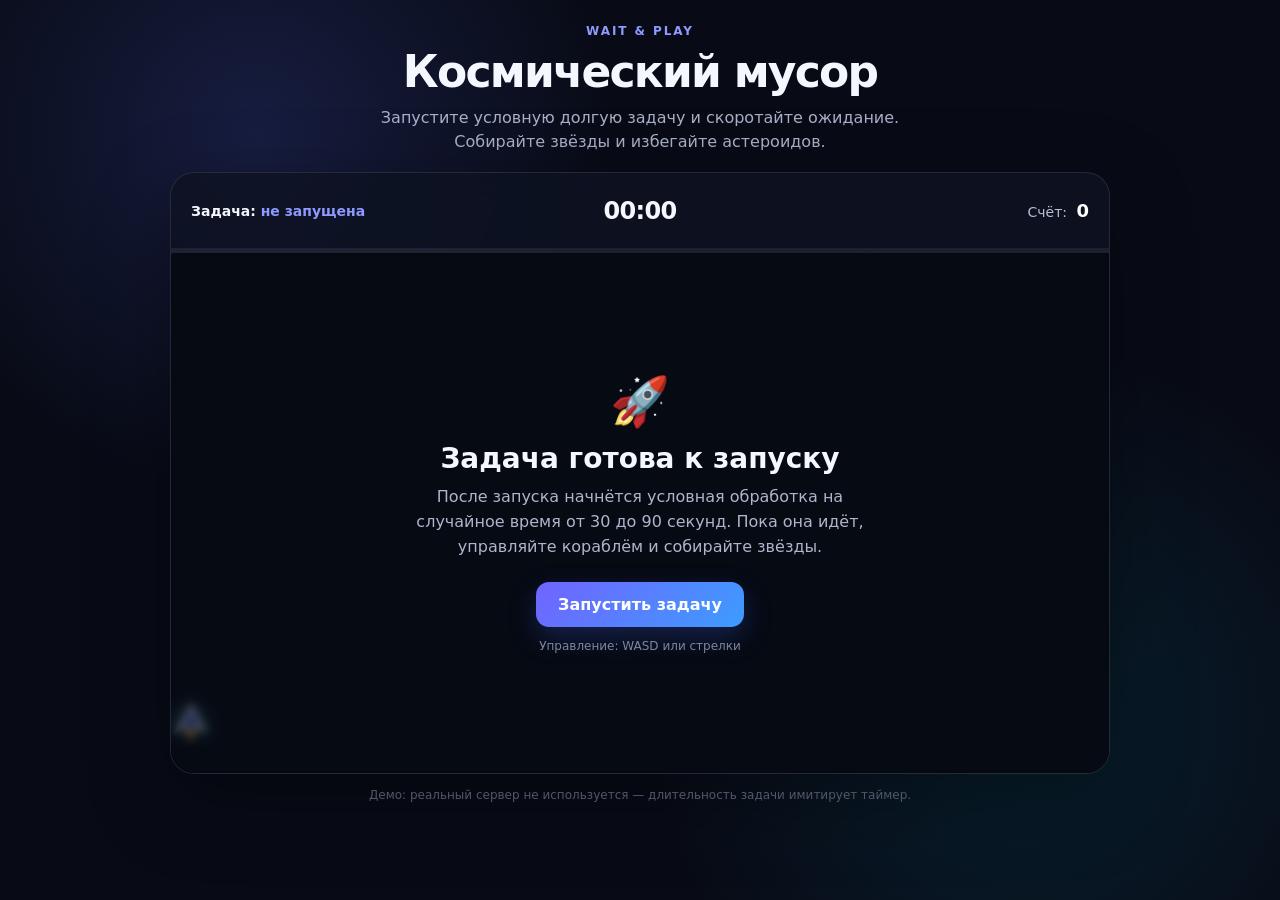
<file: index.html>
<!DOCTYPE html>
<html lang="ru">
<head>
<meta charset="UTF-8">
<meta name="viewport" content="width=device-width, initial-scale=1.0">
<title>Wait & Play — Space Collector</title>
<style>
  * { box-sizing: border-box; }
  html, body { margin: 0; min-height: 100%; }
  body {
    font-family: Inter, ui-sans-serif, system-ui, -apple-system, BlinkMacSystemFont, "Segoe UI", sans-serif;
    background:
      radial-gradient(circle at 20% 15%, rgba(90, 110, 255, .18), transparent 28%),
      radial-gradient(circle at 80% 80%, rgba(0, 210, 255, .10), transparent 30%),
      #080b16;
    color: #f5f7ff;
    display: grid;
    place-items: center;
    padding: 24px;
    overflow-x: hidden;
  }

  .app {
    width: min(940px, 100%);
  }

  .header {
    text-align: center;
    margin-bottom: 18px;
  }

  .eyebrow {
    color: #8e9aff;
    font-size: 12px;
    font-weight: 700;
    letter-spacing: .16em;
    text-transform: uppercase;
    margin-bottom: 8px;
  }

  h1 {
    margin: 0;
    font-size: clamp(28px, 5vw, 44px);
    letter-spacing: -.04em;
  }

  .subtitle {
    color: #a9b0c7;
    margin: 9px auto 0;
    max-width: 600px;
    line-height: 1.5;
  }

  .card {
    position: relative;
    overflow: hidden;
    border: 1px solid rgba(255,255,255,.10);
    border-radius: 24px;
    background: rgba(14, 18, 34, .84);
    box-shadow: 0 24px 80px rgba(0,0,0,.35);
    backdrop-filter: blur(14px);
  }

  .topbar {
    min-height: 76px;
    padding: 16px 20px;
    display: grid;
    grid-template-columns: 1fr auto 1fr;
    gap: 16px;
    align-items: center;
    border-bottom: 1px solid rgba(255,255,255,.07);
  }

  .status {
    font-weight: 700;
    font-size: 14px;
  }

  .status span {
    color: #8e9aff;
  }

  .timer {
    font-variant-numeric: tabular-nums;
    font-size: 24px;
    font-weight: 800;
    letter-spacing: -.03em;
  }

  .score {
    text-align: right;
    color: #b7bed3;
    font-size: 14px;
  }

  .score strong {
    color: #fff;
    font-size: 18px;
    margin-left: 5px;
  }

  .progress {
    height: 4px;
    background: rgba(255,255,255,.07);
  }

  .progress > div {
    width: 0%;
    height: 100%;
    background: linear-gradient(90deg, #7c6cff, #38d9ff);
    transition: width .1s linear;
  }

  .game-wrap {
    position: relative;
    background:
      radial-gradient(circle at 50% 20%, rgba(85, 95, 190, .10), transparent 35%),
      #070a13;
  }

  canvas {
    width: 100%;
    height: min(60vh, 520px);
    min-height: 380px;
    display: block;
    cursor: crosshair;
    touch-action: none;
  }

  .start-screen,
  .result-screen {
    position: absolute;
    inset: 0;
    display: grid;
    place-items: center;
    padding: 30px;
    text-align: center;
    background: rgba(7,10,19,.70);
    backdrop-filter: blur(4px);
  }

  .result-screen[hidden],
  .start-screen[hidden] {
    display: none;
  }

  .panel {
    max-width: 470px;
  }

  .panel .icon {
    font-size: 48px;
    margin-bottom: 12px;
  }

  .panel h2 {
    margin: 0 0 10px;
    font-size: 28px;
  }

  .panel p {
    margin: 0 0 22px;
    color: #aeb6cd;
    line-height: 1.55;
  }

  button {
    appearance: none;
    border: 0;
    border-radius: 13px;
    padding: 13px 22px;
    color: #fff;
    background: linear-gradient(135deg, #7164ff, #3d9cff);
    font: inherit;
    font-weight: 800;
    cursor: pointer;
    box-shadow: 0 10px 28px rgba(74, 106, 255, .25);
    transition: transform .15s ease, filter .15s ease;
  }

  button:hover { transform: translateY(-1px); filter: brightness(1.08); }
  button:active { transform: translateY(1px); }

  .hint {
    margin-top: 12px;
    font-size: 12px;
    color: #7f879d;
  }

  .result-score {
    font-size: 48px;
    font-weight: 900;
    letter-spacing: -.05em;
    margin: 4px 0 20px;
  }

  .footer {
    text-align: center;
    color: #626b82;
    font-size: 12px;
    margin-top: 14px;
  }

  @media (max-width: 620px) {
    body { padding: 12px; }
    .card { border-radius: 18px; }
    .topbar {
      grid-template-columns: 1fr auto;
      min-height: 68px;
    }
    .score { display: none; }
    canvas { min-height: 420px; }
  }
</style>
</head>
<body>
<main class="app">
  <header class="header">
    <div class="eyebrow">Wait & Play</div>
    <h1>Космический мусор</h1>
    <p class="subtitle">
      Запустите условную долгую задачу и скоротайте ожидание.
      Собирайте звёзды и избегайте астероидов.
    </p>
  </header>

  <section class="card">
    <div class="topbar">
      <div class="status">Задача: <span id="taskStatus">не запущена</span></div>
      <div class="timer" id="timer">00:00</div>
      <div class="score">Счёт: <strong id="score">0</strong></div>
    </div>

    <div class="progress"><div id="progressBar"></div></div>

    <div class="game-wrap">
      <canvas id="game"></canvas>

      <div class="start-screen" id="startScreen">
        <div class="panel">
          <div class="icon">🚀</div>
          <h2>Задача готова к запуску</h2>
          <p>
            После запуска начнётся условная обработка на случайное время от 30 до 90 секунд.
            Пока она идёт, управляйте кораблём и собирайте звёзды.
          </p>
          <button id="startButton">Запустить задачу</button>
          <div class="hint">Управление: WASD или стрелки</div>
        </div>
      </div>

      <div class="result-screen" id="resultScreen" hidden>
        <div class="panel">
          <div class="icon">✓</div>
          <h2>Задача завершена</h2>
          <p>Обработка закончилась, поэтому игра автоматически остановлена.</p>
          <div class="result-score"><span id="finalScore">0</span> очков</div>
          <button id="restartButton">Запустить снова</button>
        </div>
      </div>
    </div>
  </section>

  <div class="footer">
    Демо: реальный сервер не используется — длительность задачи имитирует таймер.
  </div>
</main>

<script>
(() => {
  "use strict";

  // -----------------------------
  // Task state
  // -----------------------------
  let TASK_DURATION = 60_000; // Randomized between 30 and 90 seconds for each run.

  let taskState = "idle"; // idle → running → completed
  let taskStartedAt = null;
  let score = 0;
  let elapsedSeconds = 0;

  // -----------------------------
  // DOM
  // -----------------------------
  const canvas = document.getElementById("game");
  const ctx = canvas.getContext("2d");

  const taskStatus = document.getElementById("taskStatus");
  const timerEl = document.getElementById("timer");
  const scoreEl = document.getElementById("score");
  const progressBar = document.getElementById("progressBar");

  const startScreen = document.getElementById("startScreen");
  const resultScreen = document.getElementById("resultScreen");
  const finalScore = document.getElementById("finalScore");

  const startButton = document.getElementById("startButton");
  const restartButton = document.getElementById("restartButton");

  // -----------------------------
  // Canvas / game
  // -----------------------------
  let width = 0;
  let height = 0;
  let animationId = null;
  let lastFrameTime = 0;
  let spawnTimer = 0;

  const keys = {
    left: false,
    right: false,
    up: false,
    down: false
  };

  const player = {
    x: 0,
    y: 0,
    width: 34,
    height: 26,
    speed: 360,
    depth: 0
  };

  let objects = [];
  let particles = [];

  function resizeCanvas() {
    const rect = canvas.getBoundingClientRect();
    const dpr = Math.min(window.devicePixelRatio || 1, 2);

    canvas.width = Math.floor(rect.width * dpr);
    canvas.height = Math.floor(rect.height * dpr);

    width = rect.width;
    height = rect.height;

    ctx.setTransform(dpr, 0, 0, dpr, 0, 0);

    player.y = height - 52;
    player.x = Math.min(Math.max(player.x, 20), width - 20);
  }

  window.addEventListener("resize", resizeCanvas);
  resizeCanvas();

  // -----------------------------
  // Helpers
  // -----------------------------
  function random(min, max) {
    return Math.random() * (max - min) + min;
  }

  function formatTime(seconds) {
    const safeSeconds = Math.max(0, Math.floor(seconds));
    const minutes = Math.floor(safeSeconds / 60);
    const secs = safeSeconds % 60;
    return `${String(minutes).padStart(2, "0")}:${String(secs).padStart(2, "0")}`;
  }

  function updateScore(value) {
    score += value;
    scoreEl.textContent = score;
  }

  function spawnObject() {
    const isAsteroid = Math.random() < 0.30;

    objects.push({
      type: isAsteroid ? "asteroid" : "star",
      x: random(20, width - 20),
      y: -25,
      size: isAsteroid ? random(14, 22) : random(9, 14),
      speed: random(100, 170) + (TASK_DURATION - getRemainingTime()) / 350,
      depth: random(0, 1),
      rotation: random(0, Math.PI * 2),
      rotationSpeed: random(-2, 2)
    });
  }

  function getRemainingTime() {
    if (taskState !== "running" || taskStartedAt === null) {
      return 0;
    }
    return Math.max(0, TASK_DURATION - (performance.now() - taskStartedAt));
  }

  // -----------------------------
  // Drawing
  // -----------------------------
  function drawBackground() {
    ctx.fillStyle = "#070a13";
    ctx.fillRect(0, 0, width, height);

    // Stars in the background
    for (let i = 0; i < 70; i++) {
      const x = (i * 137.5) % width;
      const y = (i * 79.3) % height;
      const alpha = 0.18 + ((i * 17) % 50) / 100;
      ctx.fillStyle = `rgba(210,220,255,${alpha})`;
      ctx.fillRect(x, y, i % 3 === 0 ? 2 : 1, i % 3 === 0 ? 2 : 1);
    }
  }

  function drawPlayer() {
    const x = player.x;
    const y = player.y;

    ctx.save();
    ctx.translate(x, y);

    // Glow
    ctx.shadowBlur = 18;
    ctx.shadowColor = "#62cfff";

    ctx.fillStyle = "#dcecff";
    ctx.beginPath();
    ctx.moveTo(0, -18);
    ctx.lineTo(-17, 12);
    ctx.lineTo(0, 6);
    ctx.lineTo(17, 12);
    ctx.closePath();
    ctx.fill();

    ctx.shadowBlur = 0;

    ctx.fillStyle = "#596cff";
    ctx.beginPath();
    ctx.moveTo(0, -10);
    ctx.lineTo(-7, 5);
    ctx.lineTo(7, 5);
    ctx.closePath();
    ctx.fill();

    ctx.fillStyle = "#ffb84d";
    ctx.beginPath();
    ctx.moveTo(-7, 8);
    ctx.lineTo(0, 20 + Math.random() * 7);
    ctx.lineTo(7, 8);
    ctx.closePath();
    ctx.fill();

    ctx.restore();
  }

  function drawStar(obj) {
    ctx.save();
    ctx.translate(obj.x, obj.y);
    ctx.rotate(obj.rotation);

    ctx.shadowBlur = 14;
    ctx.shadowColor = "#ffe36e";
    ctx.fillStyle = "#ffe36e";

    ctx.beginPath();
    for (let i = 0; i < 10; i++) {
      const angle = -Math.PI / 2 + i * Math.PI / 5;
      const radius = i % 2 === 0 ? obj.size : obj.size * 0.42;
      const x = Math.cos(angle) * radius;
      const y = Math.sin(angle) * radius;
      if (i === 0) ctx.moveTo(x, y);
      else ctx.lineTo(x, y);
    }
    ctx.closePath();
    ctx.fill();

    ctx.restore();
  }

  function drawAsteroid(obj) {
    ctx.save();
    ctx.translate(obj.x, obj.y);
    ctx.rotate(obj.rotation);

    ctx.fillStyle = "#7e879a";
    ctx.strokeStyle = "#a9b1c0";
    ctx.lineWidth = 2;

    ctx.beginPath();
    for (let i = 0; i < 9; i++) {
      const angle = i * Math.PI * 2 / 9;
      const radius = obj.size * (0.78 + ((i * 13) % 35) / 100);
      const x = Math.cos(angle) * radius;
      const y = Math.sin(angle) * radius;
      if (i === 0) ctx.moveTo(x, y);
      else ctx.lineTo(x, y);
    }
    ctx.closePath();
    ctx.fill();
    ctx.stroke();

    ctx.fillStyle = "rgba(25,30,45,.35)";
    ctx.beginPath();
    ctx.arc(-obj.size * .25, -obj.size * .15, obj.size * .18, 0, Math.PI * 2);
    ctx.fill();

    ctx.restore();
  }

  function drawParticles() {
    for (const p of particles) {
      ctx.globalAlpha = Math.max(0, p.life / p.maxLife);
      ctx.fillStyle = p.color;
      ctx.fillRect(p.x, p.y, 3, 3);
    }
    ctx.globalAlpha = 1;
  }

  function draw() {
    drawBackground();

    for (const obj of objects) {
      if (obj.type === "star") drawStar(obj);
      else drawAsteroid(obj);
    }

    drawParticles();
    drawPlayer();
  }

  // -----------------------------
  // Collision / effects
  // -----------------------------
  function intersectsPlayer(obj) {
    const halfW = player.width / 2;
    const halfH = player.height / 2;

    return (
      obj.x > player.x - halfW - obj.size &&
      obj.x < player.x + halfW + obj.size &&
      obj.y > player.y - halfH - obj.size &&
      obj.y < player.y + halfH + obj.size
    );
  }

  function burst(x, y, color) {
    for (let i = 0; i < 12; i++) {
      particles.push({
        x,
        y,
        vx: random(-90, 90),
        vy: random(-110, 50),
        life: 450,
        maxLife: 450,
        color
      });
    }
  }

  // -----------------------------
  // Game loop
  // -----------------------------
  function updateGame(dt) {
    const remaining = getRemainingTime();

    // Task completion is the source of truth for stopping the game.
    if (remaining <= 0) {
      finishTask();
      return;
    }

    const elapsed = TASK_DURATION - remaining;
    elapsedSeconds = elapsed / 1000;

    if (keys.left) player.x -= player.speed * dt;
    if (keys.right) player.x += player.speed * dt;
    if (keys.up) player.y -= player.speed * dt;
    if (keys.down) player.y += player.speed * dt;

    player.x = Math.max(28, Math.min(width - 28, player.x));
    player.y = Math.max(42, Math.min(height - 34, player.y));

    // Spawn rate increases as the task progresses.
    spawnTimer -= dt;
    const spawnInterval = Math.max(0.28, 0.65 - elapsed / 60_000);

    if (spawnTimer <= 0) {
      spawnObject();
      spawnTimer = spawnInterval;
    }

    for (let i = objects.length - 1; i >= 0; i--) {
      const obj = objects[i];

      obj.y += obj.speed * dt;
      obj.x += Math.sin((obj.y + obj.depth * 500) / 70) * 18 * dt;
      obj.rotation += obj.rotationSpeed * dt;

      if (intersectsPlayer(obj)) {
        if (obj.type === "star") {
          updateScore(1);
          burst(obj.x, obj.y, "#ffe36e");
        } else {
          updateScore(-3);
          burst(obj.x, obj.y, "#ff6b7a");
        }

        objects.splice(i, 1);
        continue;
      }

      if (obj.y > height + 40) {
        objects.splice(i, 1);
      }
    }

    for (let i = particles.length - 1; i >= 0; i--) {
      const p = particles[i];
      p.x += p.vx * dt;
      p.y += p.vy * dt;
      p.vy += 160 * dt;
      p.life -= dt * 1000;

      if (p.life <= 0) particles.splice(i, 1);
    }

    timerEl.textContent = formatTime(elapsedSeconds);
    progressBar.style.width =
      `${Math.min(100, (elapsed / TASK_DURATION) * 100)}%`;
  }

  function gameLoop(timestamp) {
    if (taskState !== "running") return;

    const dt = Math.min((timestamp - lastFrameTime) / 1000, 0.05);
    lastFrameTime = timestamp;

    updateGame(dt);
    draw();

    if (taskState === "running") {
      animationId = requestAnimationFrame(gameLoop);
    }
  }

  // -----------------------------
  // Task lifecycle
  // -----------------------------
  function startTask() {
    if (taskState === "running") return;

    taskState = "running";
    TASK_DURATION = Math.floor(random(30_000, 90_001));
    taskStartedAt = performance.now();
    score = 0;
    elapsedSeconds = 0;
    objects = [];
    particles = [];
    spawnTimer = 0.2;

    player.x = width / 2;
    player.y = height - 52;
    player.depth = 0;

    scoreEl.textContent = "0";
    timerEl.textContent = "00:00";
    progressBar.style.width = "0%";
    taskStatus.textContent = "выполняется";
    taskStatus.style.color = "#65d6a2";

    startScreen.hidden = true;
    resultScreen.hidden = true;

    lastFrameTime = performance.now();
    animationId = requestAnimationFrame(gameLoop);
  }

  function finishTask() {
    if (taskState !== "running") return;

    taskState = "completed";

    if (animationId !== null) {
      cancelAnimationFrame(animationId);
      animationId = null;
    }

    timerEl.textContent = "00:00";
    progressBar.style.width = "100%";
    taskStatus.textContent = "завершена";
    taskStatus.style.color = "#65d6a2";

    finalScore.textContent = score;
    resultScreen.hidden = false;
  }

  // -----------------------------
  // Controls
  // -----------------------------
  window.addEventListener("keydown", (event) => {
    const key = event.key.toLowerCase();

    if (event.key === "ArrowLeft" || key === "a") {
      keys.left = true;
      event.preventDefault();
    }

    if (event.key === "ArrowRight" || key === "d") {
      keys.right = true;
      event.preventDefault();
    }

    if (event.key === "ArrowUp" || key === "w") {
      keys.up = true;
      event.preventDefault();
    }

    if (event.key === "ArrowDown" || key === "s") {
      keys.down = true;
      event.preventDefault();
    }

    if (event.code === "Space" && taskState === "idle") {
      startTask();
    }
  });

  window.addEventListener("keyup", (event) => {
    const key = event.key.toLowerCase();

    if (event.key === "ArrowLeft" || key === "a") keys.left = false;
    if (event.key === "ArrowRight" || key === "d") keys.right = false;
    if (event.key === "ArrowUp" || key === "w") keys.up = false;
    if (event.key === "ArrowDown" || key === "s") keys.down = false;
  });

  startButton.addEventListener("click", startTask);
  restartButton.addEventListener("click", startTask);

  // Initial frame.
  draw();
})();
</script>
</body>
</html>
</file>
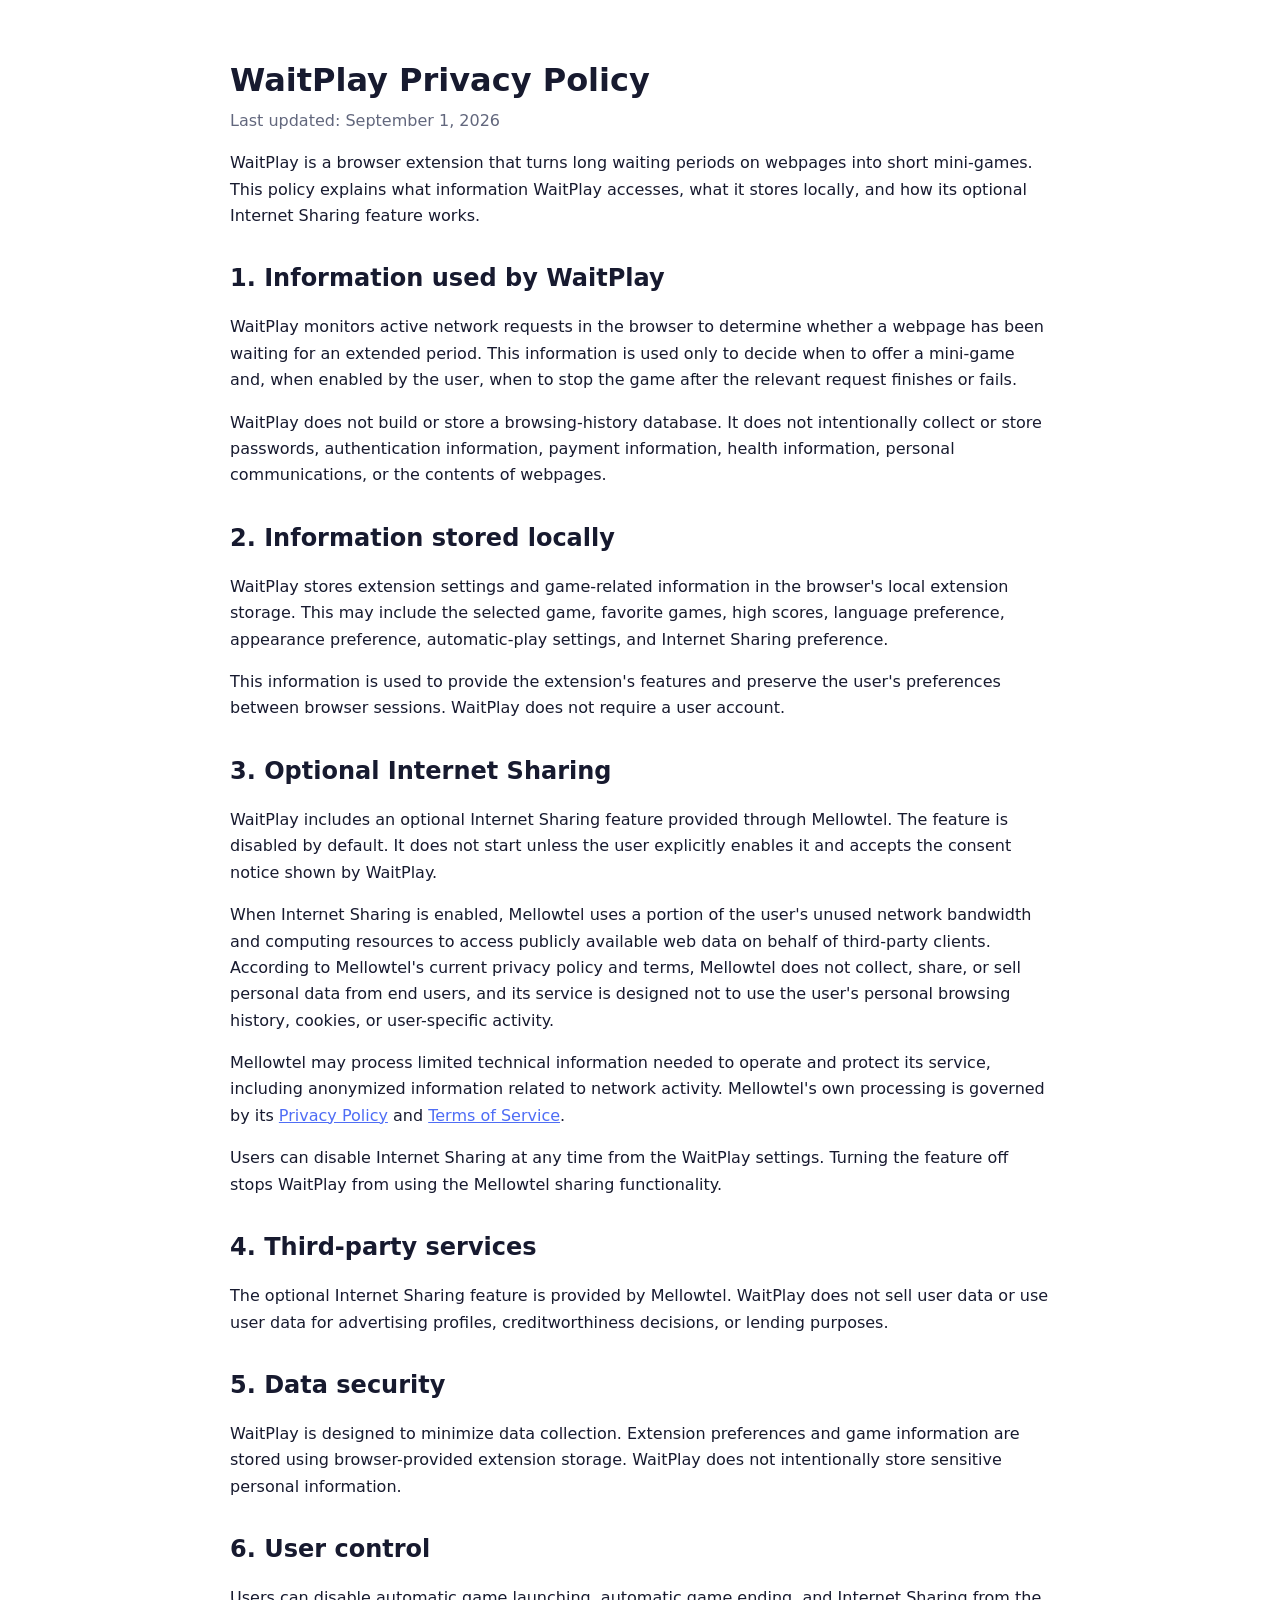
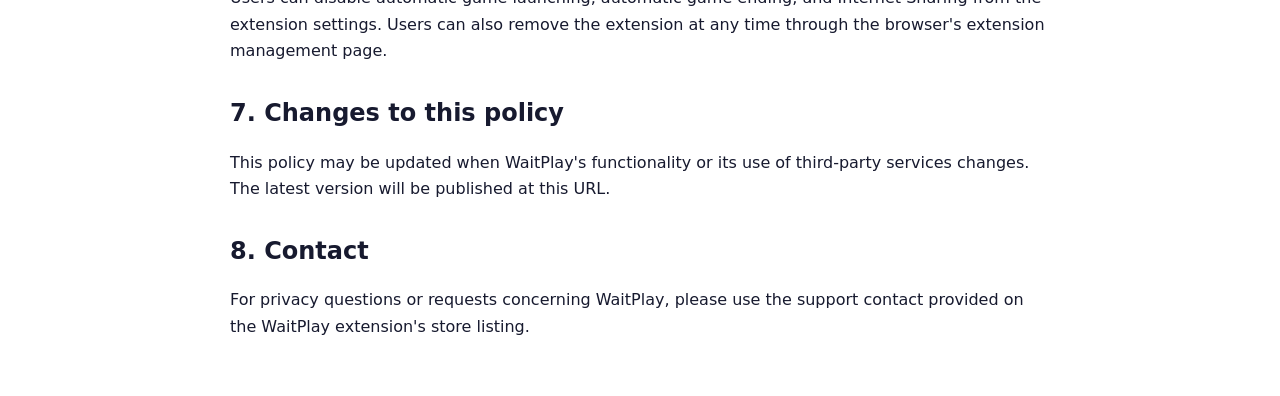
<file: waitplay/privacy.html>
<!doctype html>
<html lang="en">
<head>
  <meta charset="utf-8">
  <meta name="viewport" content="width=device-width, initial-scale=1">
  <title>WaitPlay Privacy Policy</title>
  <style>
    :root {
      color-scheme: light dark;
      --bg: #ffffff;
      --text: #171a2f;
      --muted: #62677d;
      --accent: #4f6df5;
      --card: #f5f6fa;
    }
    @media (prefers-color-scheme: dark) {
      :root {
        --bg: #111326;
        --text: #f5f6ff;
        --muted: #a8adc3;
        --card: #1b1e34;
      }
    }
    * { box-sizing: border-box; }
    body {
      margin: 0;
      padding: 40px 20px;
      background: var(--bg);
      color: var(--text);
      font: 16px/1.65 system-ui, -apple-system, BlinkMacSystemFont, "Segoe UI", sans-serif;
    }
    main {
      max-width: 820px;
      margin: 0 auto;
    }
    h1 { line-height: 1.2; margin-bottom: 8px; }
    h2 { margin-top: 34px; line-height: 1.3; }
    .updated { color: var(--muted); margin-top: 0; }
    .note {
      background: var(--card);
      border-radius: 12px;
      padding: 18px 20px;
      margin: 24px 0;
    }
    a { color: var(--accent); }
  </style>
</head>
<body>
<main>
  <h1>WaitPlay Privacy Policy</h1>
  <p class="updated">Last updated: September 1, 2026</p>

  <p>
    WaitPlay is a browser extension that turns long waiting periods on webpages
    into short mini-games. This policy explains what information WaitPlay
    accesses, what it stores locally, and how its optional Internet Sharing
    feature works.
  </p>

  <h2>1. Information used by WaitPlay</h2>

  <p>
    WaitPlay monitors active network requests in the browser to determine
    whether a webpage has been waiting for an extended period. This information
    is used only to decide when to offer a mini-game and, when enabled by the
    user, when to stop the game after the relevant request finishes or fails.
  </p>

  <p>
    WaitPlay does not build or store a browsing-history database. It does not
    intentionally collect or store passwords, authentication information,
    payment information, health information, personal communications, or the
    contents of webpages.
  </p>

  <h2>2. Information stored locally</h2>

  <p>
    WaitPlay stores extension settings and game-related information in the
    browser's local extension storage. This may include the selected game,
    favorite games, high scores, language preference, appearance preference,
    automatic-play settings, and Internet Sharing preference.
  </p>

  <p>
    This information is used to provide the extension's features and preserve
    the user's preferences between browser sessions. WaitPlay does not require
    a user account.
  </p>

  <h2>3. Optional Internet Sharing</h2>

  <p>
    WaitPlay includes an optional Internet Sharing feature provided through
    Mellowtel. The feature is disabled by default. It does not start unless
    the user explicitly enables it and accepts the consent notice shown by
    WaitPlay.
  </p>

  <p>
    When Internet Sharing is enabled, Mellowtel uses a portion of the user's
    unused network bandwidth and computing resources to access publicly
    available web data on behalf of third-party clients. According to
    Mellowtel's current privacy policy and terms, Mellowtel does not collect,
    share, or sell personal data from end users, and its service is designed
    not to use the user's personal browsing history, cookies, or user-specific
    activity.
  </p>

  <p>
    Mellowtel may process limited technical information needed to operate and
    protect its service, including anonymized information related to network
    activity. Mellowtel's own processing is governed by its
    <a href="https://mellowtel.com/privacy-policy">Privacy Policy</a> and
    <a href="https://mellowtel.com/terms-and-conditions">Terms of Service</a>.
  </p>

  <p>
    Users can disable Internet Sharing at any time from the WaitPlay settings.
    Turning the feature off stops WaitPlay from using the Mellowtel sharing
    functionality.
  </p>

  <h2>4. Third-party services</h2>

  <p>
    The optional Internet Sharing feature is provided by Mellowtel. WaitPlay
    does not sell user data or use user data for advertising profiles,
    creditworthiness decisions, or lending purposes.
  </p>

  <h2>5. Data security</h2>

  <p>
    WaitPlay is designed to minimize data collection. Extension preferences
    and game information are stored using browser-provided extension storage.
    WaitPlay does not intentionally store sensitive personal information.
  </p>

  <h2>6. User control</h2>

  <p>
    Users can disable automatic game launching, automatic game ending, and
    Internet Sharing from the extension settings. Users can also remove the
    extension at any time through the browser's extension management page.
  </p>

  <h2>7. Changes to this policy</h2>

  <p>
    This policy may be updated when WaitPlay's functionality or its use of
    third-party services changes. The latest version will be published at this
    URL.
  </p>

  <h2>8. Contact</h2>

  <p>
    For privacy questions or requests concerning WaitPlay, please use the
    support contact provided on the WaitPlay extension's store listing.
  </p>
</main>
</body>
</html>
</file>
